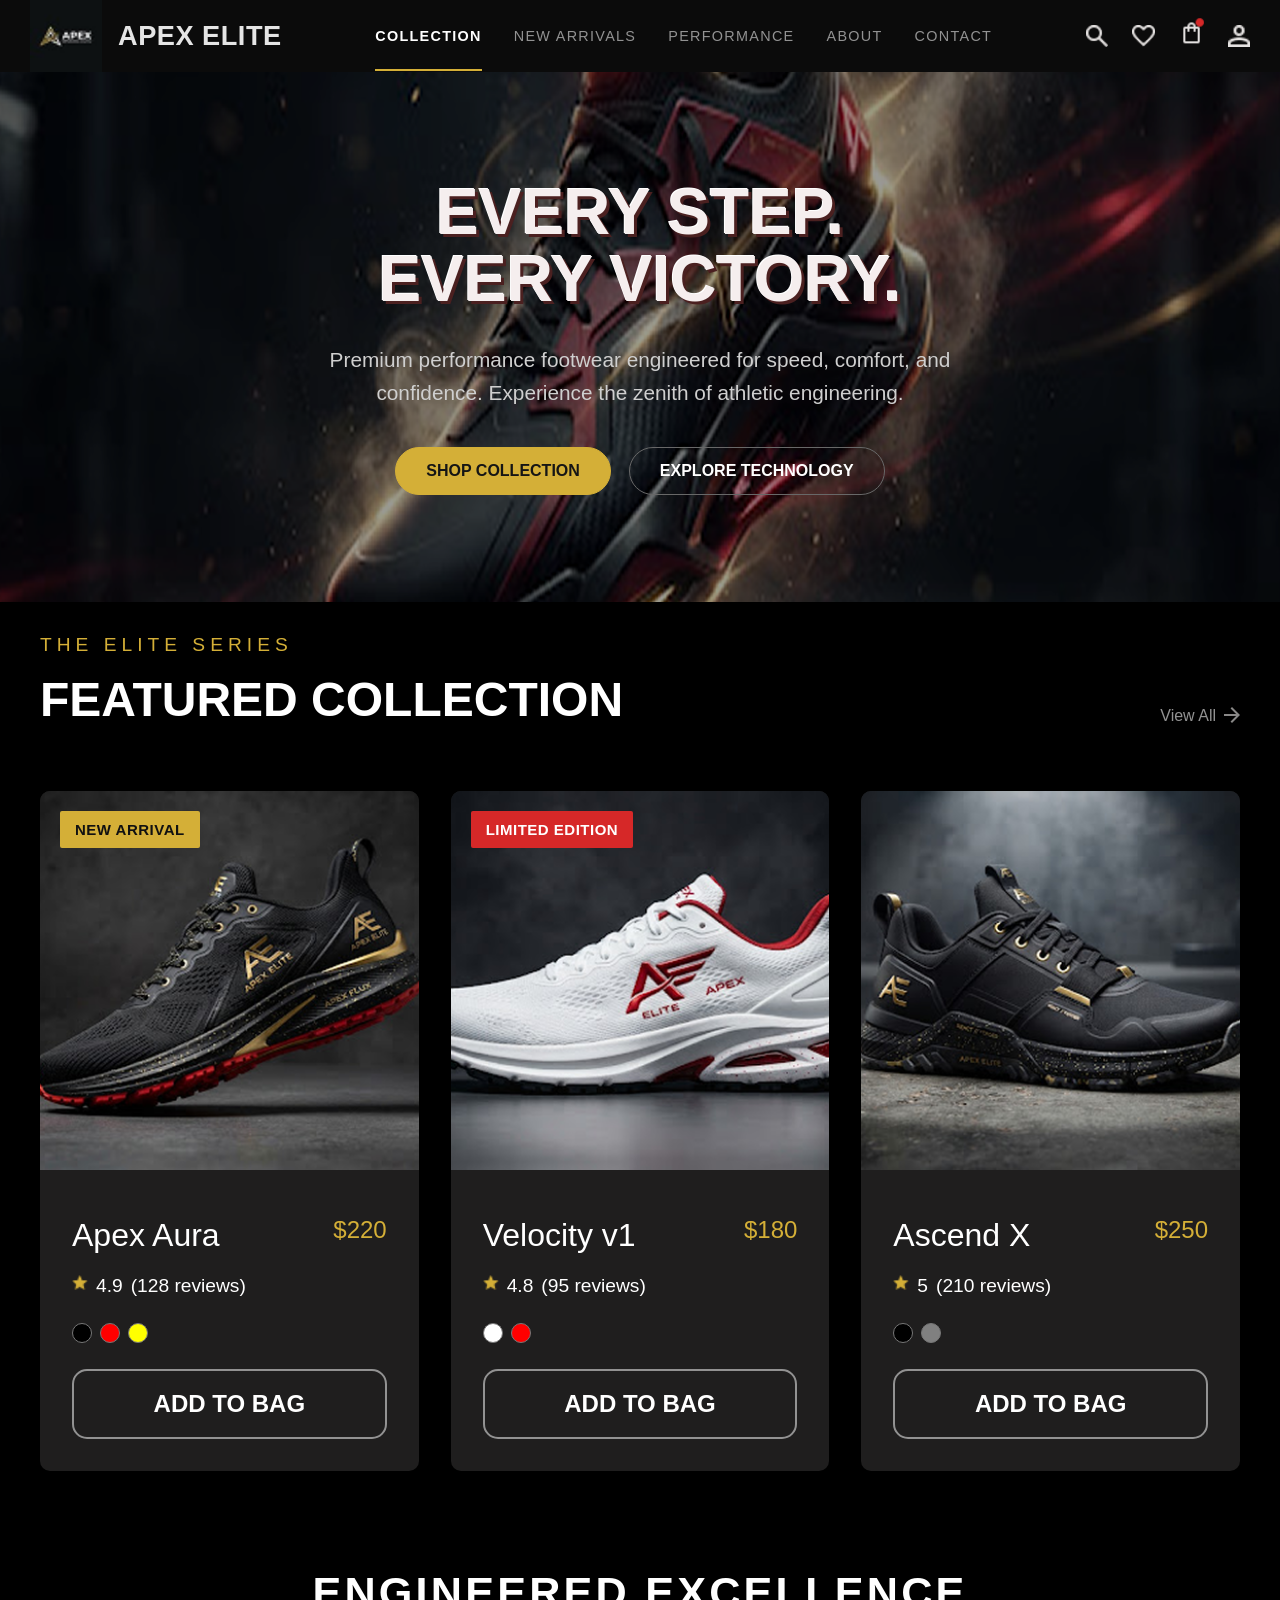
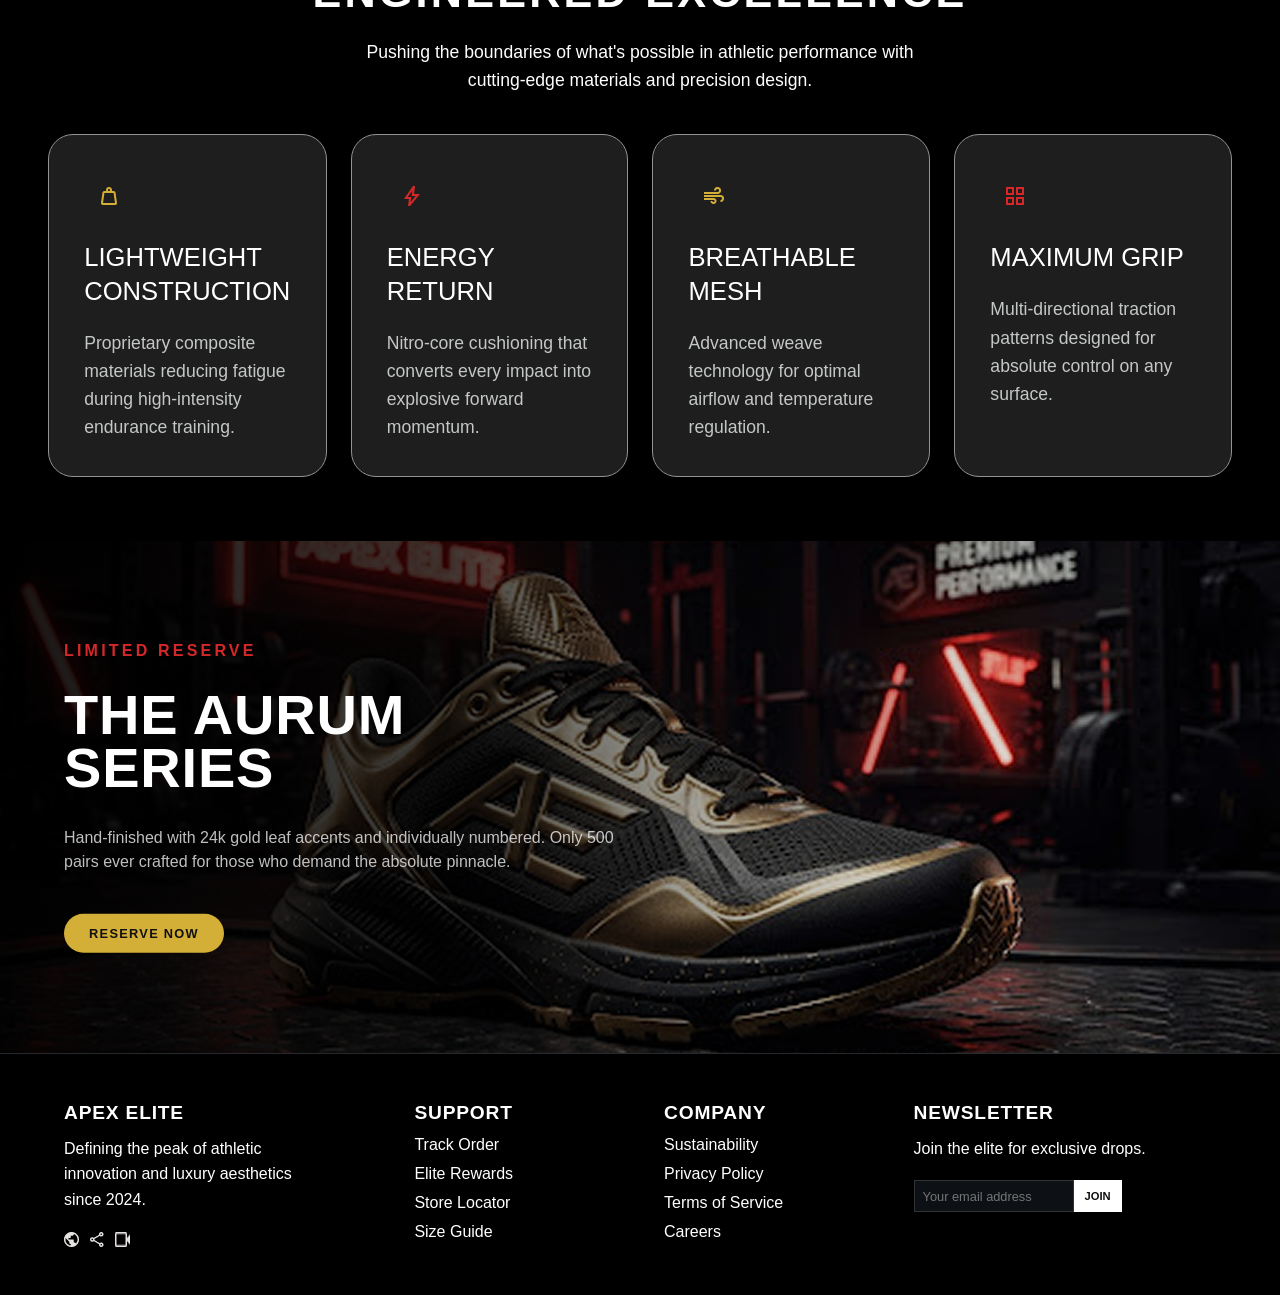
<file: index.html>
<!DOCTYPE html>
<html lang="en">

<head>
    <meta charset="UTF-8">
    <meta name="viewport" content="width=device-width, initial-scale=1.0">
    <title>Apex Elite</title>
    <link rel="stylesheet" href="./css/pages/home.css">
</head>

<body>
    <div id="navbar"></div>

    <main id="app">

        <div id="hero"></div>

        <div id="featured"></div>
        
        <div id="excellence"></div>

        <div id="aurum"></div>

        <div id="performance"></div>

    </main>

    <div id="footer"></div>

    <script type="module" src="./js/pages/home.js"></script>
</body>

</html>
</file>
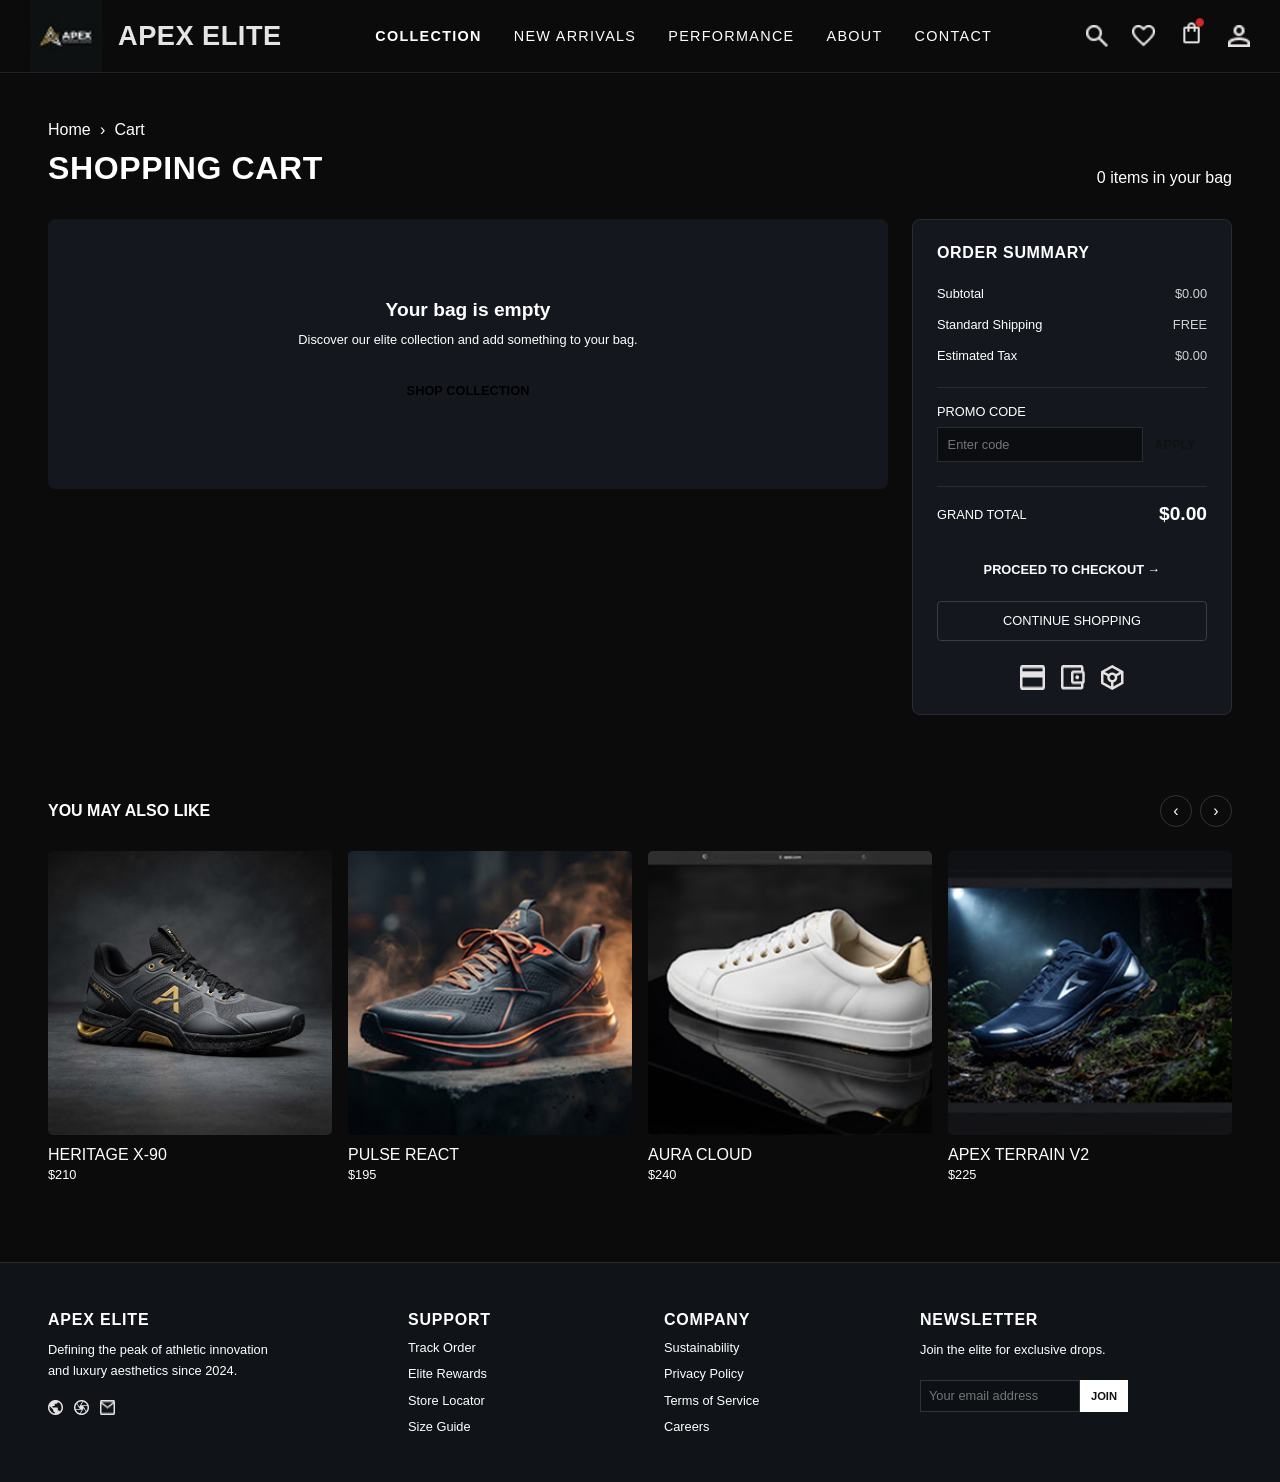
<file: pages/cartpage/cart.html>
<!DOCTYPE html>
<html lang="en">

<head>
    <meta charset="UTF-8">
    <meta name="viewport" content="width=device-width, initial-scale=1.0">

    <title>Shopping Cart | Apex Elite</title>

    <link rel="stylesheet" href="../../css/pages/cart.css">
</head>

<body>

    <!-- <header>
        <div class="home-logo">
            <h1>APEX ELITE</h1>
        </div>

        <ul class="nav-options">
            <li class="active">Performance</li>
            <li>Limited</li>
            <li>Technology</li>
            <li>Heritage</li>
        </ul>

        <div class="nav-actions">

            <div class="action-icon">
                <img src="../../assets/icons/search.png" alt="search">
            </div>

            <div class="action-icon">
                <img src="../../assets/icons/favourites.png" alt="favourites">
            </div>

            <div class="action-icon cart-icon">
                <img src="../../assets/icons/cart-shop.png" alt="cart">
                <span id="cart-count">1</span>
            </div>

            <div class="action-icon">
                <img src="../../assets/icons/profile.png" alt="profile">
            </div>

        </div>

    </header> -->


    <header>
        <div class="home-logo">
            <img src="../../assets/APEX ELITE.png" alt="logo">
            <h1>APEX ELITE</h1>
        </div>

        <ul class="nav-options">
            <li class="active">COLLECTION</li>
            <li>NEW ARRIVALS</li>
            <li>PERFORMANCE</li>
            <li>ABOUT</li>
            <li>CONTACT</li>
        </ul>

        <div class="nav-actions">

            <div class="action-icon">
                <img src="../../assets/icons/search.png" alt="search">
            </div>

            <div class="action-icon">
                <img src="../../assets/icons/favourites.png" alt="favourites">
            </div>

            <div class="action-icon cart-icon">
                <a href="../../pages/cartpage/cart.html">
                    <img src="../../assets/icons/cart-home.png" alt="cart">
                </a>
            </div>

            <div class="action-icon">
                <img src="../../assets/icons/profile.png" alt="profile">
            </div>

            <div class="menu-icon" id="menuIcon">
                <span></span>
                <span></span>
                <span></span>
            </div>

        </div>
    </header>


    <main class="cart-page">

        <div class="cart-heading">

            <div>
                <p class="breadcrumb">
                    Home <span>›</span> Cart
                </p>

                <h1>SHOPPING CART</h1>
            </div>

            <p id="cart-item-count">
                0 items in your bag
            </p>

        </div>

        <div class="cart-layout">

            <section class="cart-items-section">

                <div id="cart-items">

                </div>

            </section>

            <aside class="order-summary">

                <h2>ORDER SUMMARY</h2>

                <div class="summary-row">

                    <span>Subtotal</span>

                    <span id="subtotal">
                        $0.00
                    </span>

                </div>


                <div class="summary-row">

                    <span>Standard Shipping</span>

                    <span>
                        FREE
                    </span>

                </div>


                <div class="summary-row">

                    <span>Estimated Tax</span>

                    <span id="tax">
                        $0.00
                    </span>

                </div>


                <div class="promo-section">

                    <p>PROMO CODE</p>

                    <div class="promo-input">

                        <input type="text" placeholder="Enter code" id="promo-code">

                        <button id="apply-promo">
                            APPLY
                        </button>

                    </div>

                </div>


                <div class="grand-total">

                    <span>
                        GRAND TOTAL
                    </span>

                    <strong id="grand-total">
                        $0.00
                    </strong>

                </div>


                <button class="checkout-button">
                    PROCEED TO CHECKOUT →
                </button>


                <button class="continue-button" id="continue-shopping">
                    CONTINUE SHOPPING
                </button>


                <div class="payment-icons">

                    <img src="../../assets/icons/check-1.png" alt="check-1">
                    <img src="../../assets/icons/check-2.png" alt="check-2">
                    <img src="../../assets/icons/check-3.png" alt="check-3">

                </div>

            </aside>

        </div>

        <section class="recommendations">

            <div class="recommendation-heading">

                <h2>YOU MAY ALSO LIKE</h2>

                <div class="recommendation-arrows">
                    <button>‹</button>
                    <button>›</button>
                </div>

            </div>


            <div class="recommendation-products" id="recommendation-products">

            </div>

        </section>

    </main>

    <footer class="footer">

        <div class="footer-column">

            <h3>APEX ELITE</h3>

            <p>
                Defining the peak of athletic
                innovation and luxury aesthetics
                since 2024.
            </p>

            <div class="social-icons">
                <img src="../../assets/icons/nav-home-1.png" alt="nav">
                <img src="../../assets/icons/nav-shop-2.png" alt="nav">
                <img src="../../assets/icons/nav-shop-3.png" alt="nav">
            </div>

        </div>


        <div class="footer-column">

            <h3>SUPPORT</h3>

            <a href="#">Track Order</a>
            <a href="#">Elite Rewards</a>
            <a href="#">Store Locator</a>
            <a href="#">Size Guide</a>

        </div>


        <div class="footer-column">

            <h3>COMPANY</h3>

            <a href="#">Sustainability</a>
            <a href="#">Privacy Policy</a>
            <a href="#">Terms of Service</a>
            <a href="#">Careers</a>

        </div>


        <div class="footer-column">

            <h3>NEWSLETTER</h3>

            <p>
                Join the elite for exclusive drops.
            </p>

            <div class="newsletter">

                <input type="email" placeholder="Your email address">

                <button>
                    JOIN
                </button>

            </div>

        </div>

    </footer>


    <script type="module" src="../../js/pages/cart.js"></script>

</body>

</html>
</file>
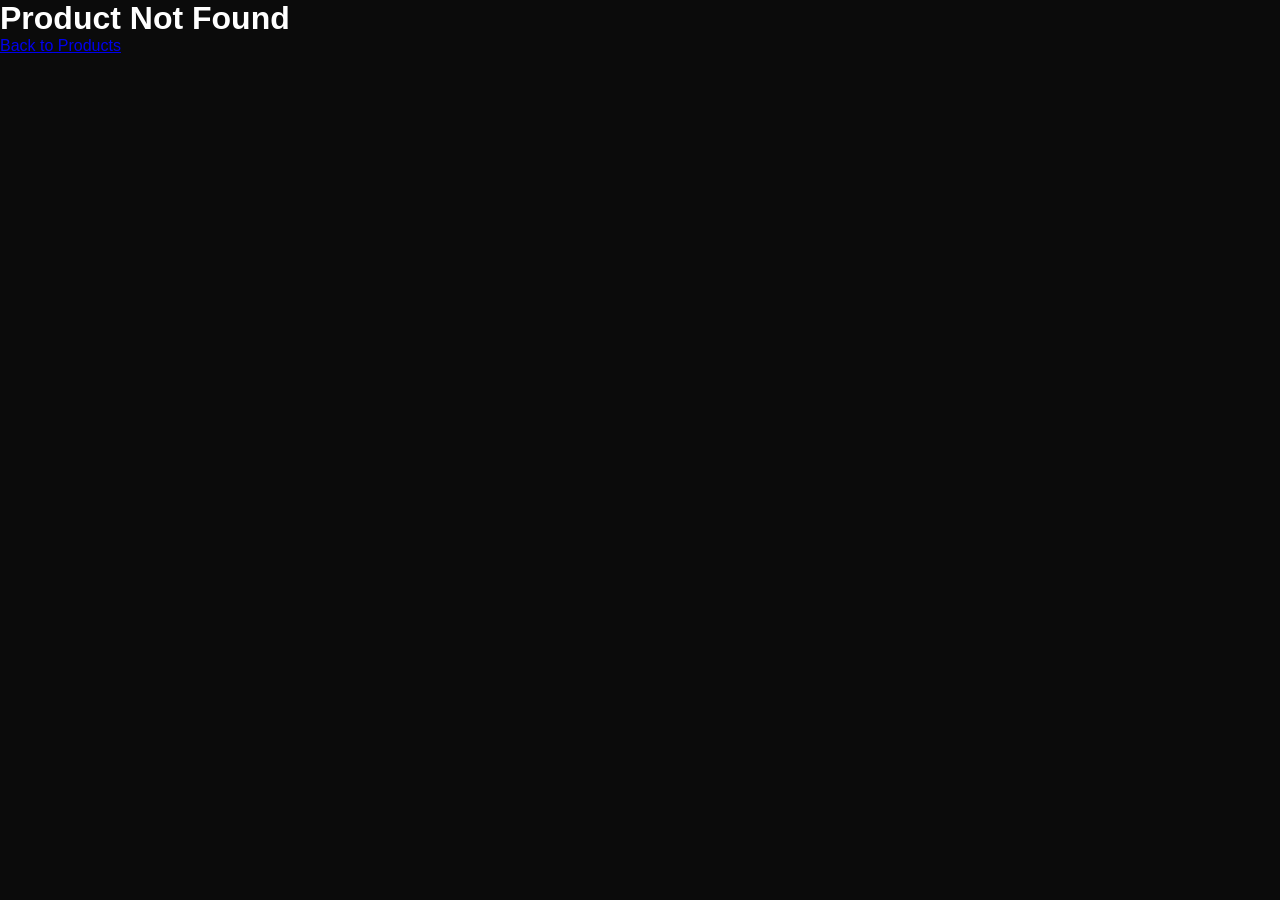
<file: pages/product/product.html>
<!DOCTYPE html>
<html lang="en">

<head>
    <meta charset="UTF-8">
    <meta name="viewport" content="width=device-width, initial-scale=1.0">

    <title>Product</title>

    <link rel="stylesheet" href="../../css/pages/product.css">
</head>

<body>


    <header>
        <div class="home-logo">
            <img src="../../assets/APEX ELITE.png" alt="logo">
            <h1>APEX ELITE</h1>
        </div>

        <ul class="nav-options">
            <li class="active">COLLECTION</li>
            <li>NEW ARRIVALS</li>
            <li>PERFORMANCE</li>
            <li>ABOUT</li>
            <li>CONTACT</li>
        </ul>

        <div class="nav-actions">

            <div class="action-icon">
                <img src="../../assets/icons/search.png" alt="search">
            </div>

            <div class="action-icon">
                <img src="../../assets/icons/favourites.png" alt="favourites">
            </div>

            <div class="action-icon cart-icon">
                <a href="../../pages/cartpage/cart.html">
                    <img src="../../assets/icons/cart-home.png" alt="cart">
                </a>
            </div>

            <div class="action-icon">
                <img src="../../assets/icons/profile.png" alt="profile">
            </div>

            <div class="menu-icon" id="menuIcon">
                <span></span>
                <span></span>
                <span></span>
            </div>

        </div>
    </header>

    <div class="product-detail">

        <div class="product-image">
            <img id="product-image" src="" alt="">
        </div>

        <div class="product-info">
            <p id="product-category">PRO TRAIL SERIES</p>
            <h1 id="product-name"></h1>
            <h2 id="product-price"></h2>
            <p id="product-description"></p>

            <div class="size-header">
                <p>SELECT SIZE (US MEN'S)</p>
                <p id="size-guide">SIZE GUIDE</p>
            </div>

            <div id="product-sizes" class="product-sizes"></div>

            <button id="add-to-bag" class="add-button">
                ADD TO BAG
            </button>

            <button class="store-button">
                FIND IN STORE
            </button>

            <div class="product-features">

                <div>
                    <p class="subhead-category">CUSHION</p>
                    <span id="product-cushion">FIRM / RESPONSIVE</span>
                </div>

                <div>
                    <p class="subhead-category">SURFACE</p>
                    <span id="product-surface">ALL-TERRAIN</span>
                </div>

                <div>
                    <p class="subhead-category">DROP</p>
                    <span id="product-drop">6MM</span>
                </div>

            </div>

        </div>

    </div>


    <script type="module" src="../../js/pages/product.js"></script>

</body>

</html>
</file>
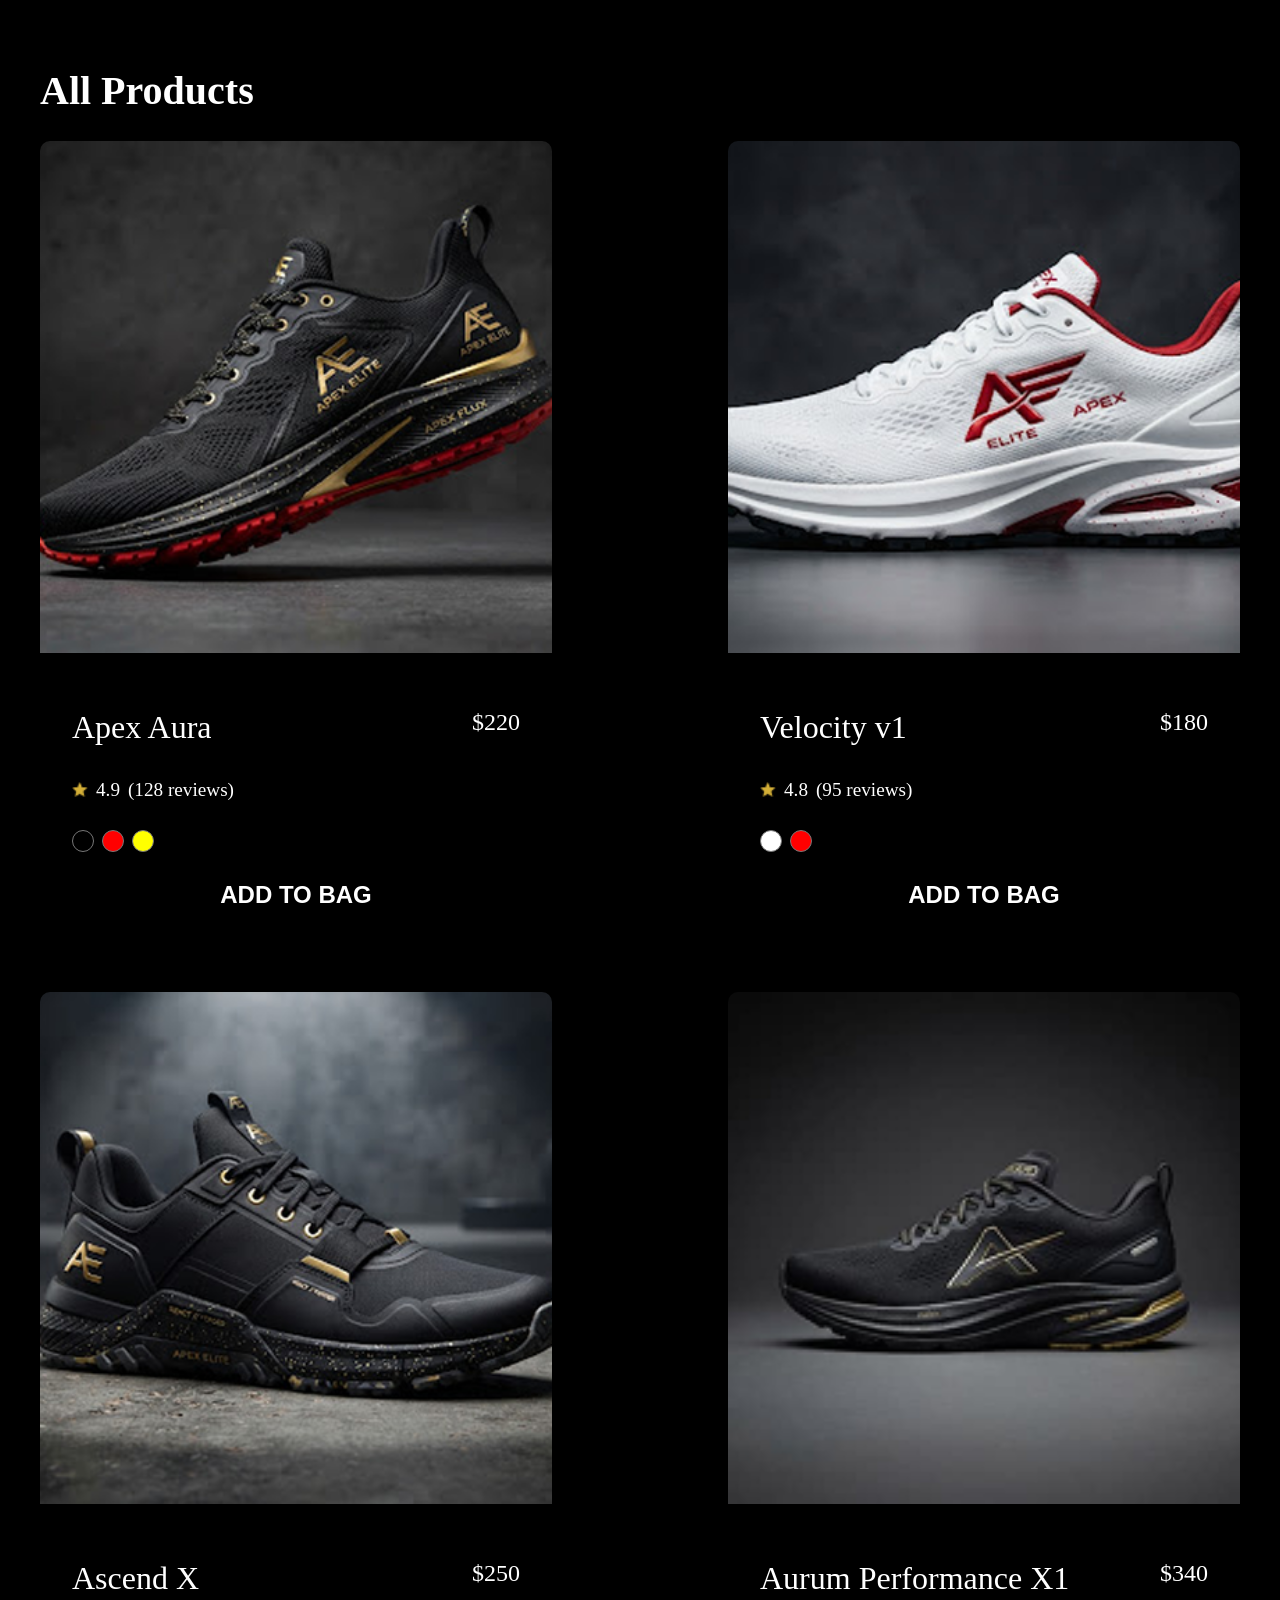
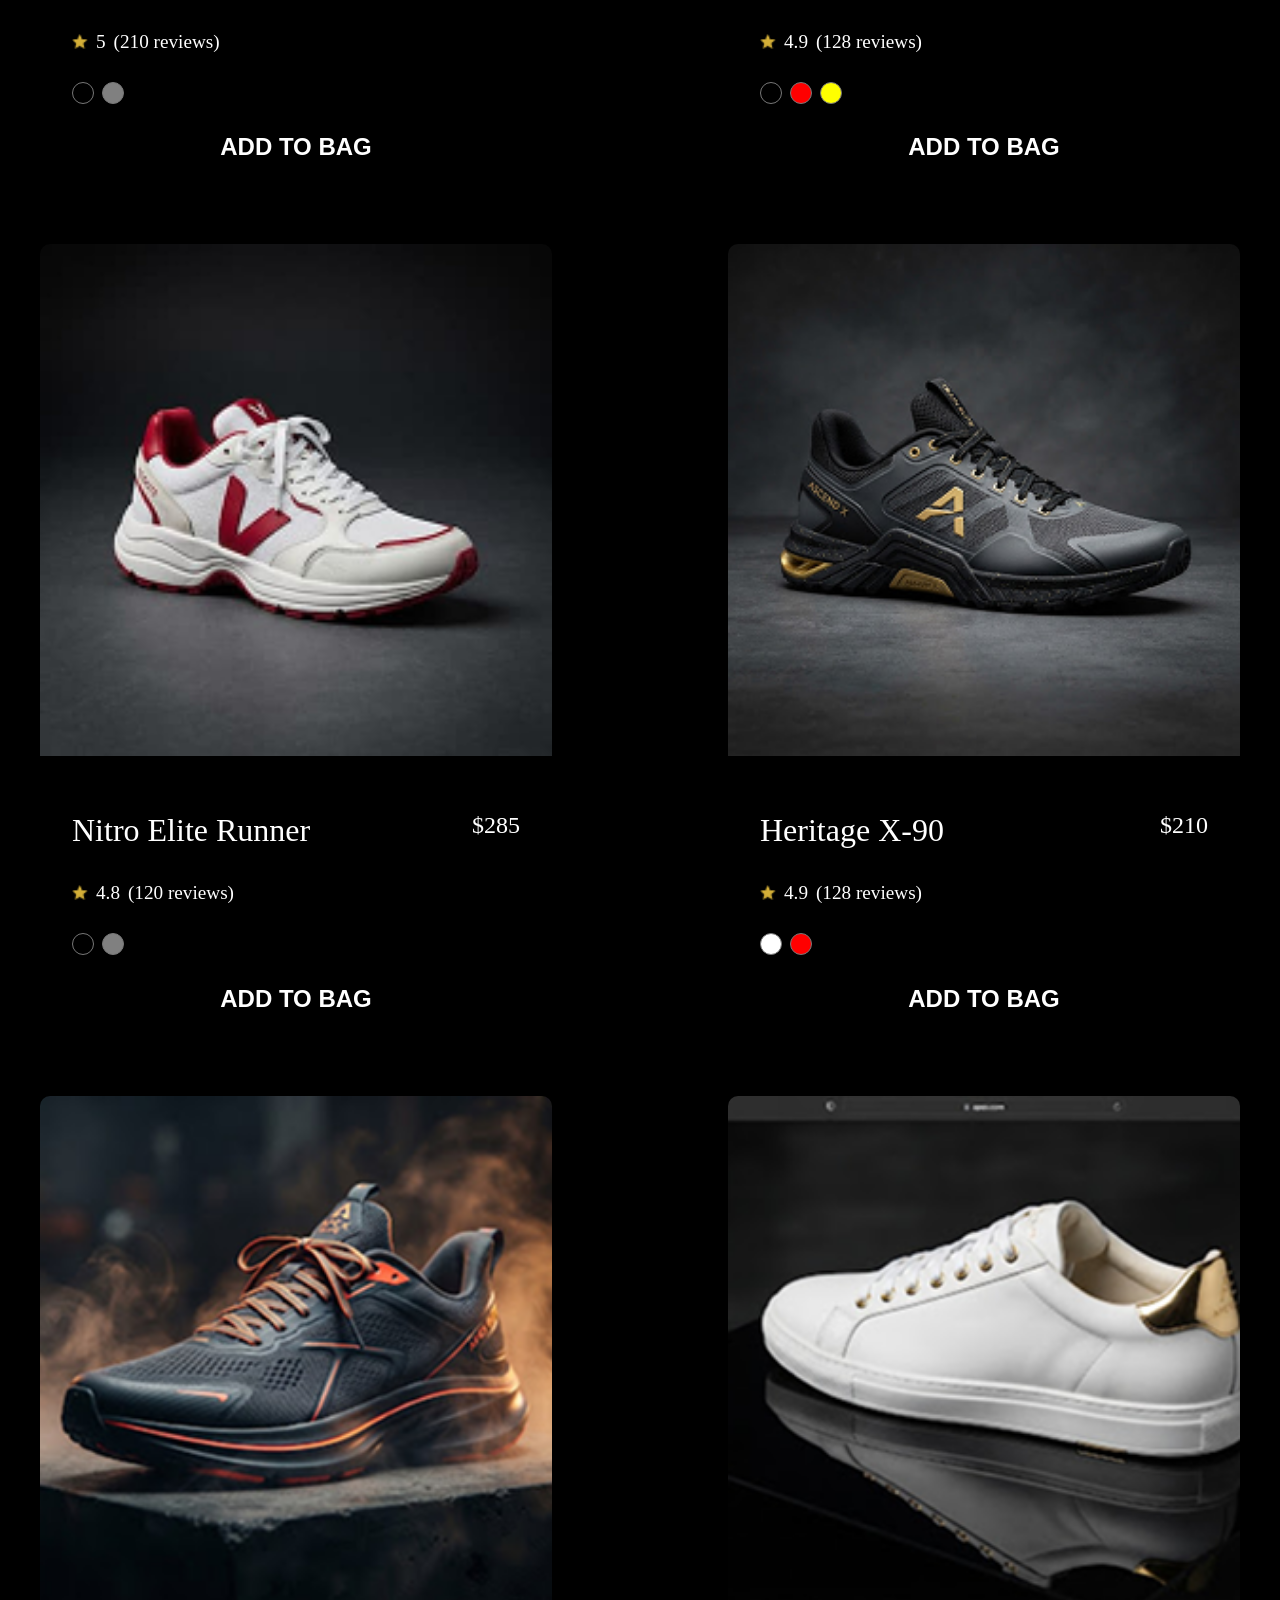
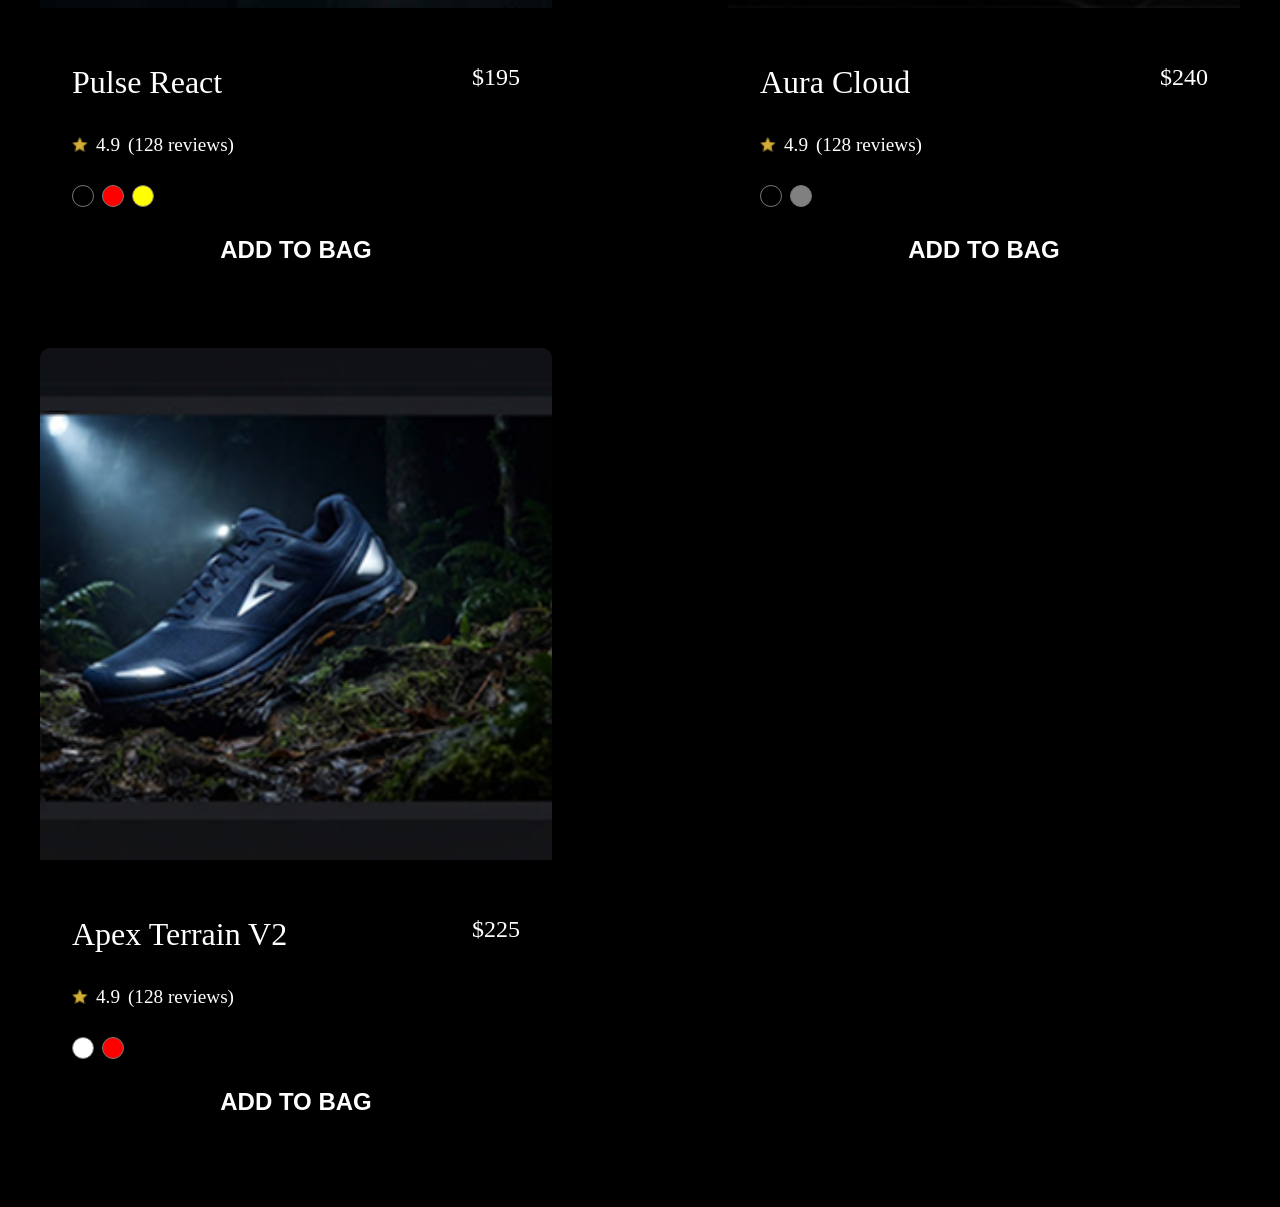
<file: pages/viewall/viewall.html>
<!DOCTYPE html>
<html lang="en">

<head>
    <meta charset="UTF-8">
    <meta name="viewport" content="width=device-width, initial-scale=1.0">

    <title>View All</title>

    <link rel="stylesheet" href="../../css/pages/viewall.css">
</head>

<body>

    <div class="view-all">
        <h1 class="head-view">All Products</h1>

        <div class="products-all"></div>
    </div>


    <script type="module" src="../../js/pages/viewall.js"></script>

</body>

</html>
</file>
<file: css/pages/home.css>
@import "../homepage/home.css";
@import "../homepage/navbar.css";
@import "../homepage/hero.css";
@import "../homepage/featured.css";
@import "../homepage/excellence.css";
@import "../homepage/aurum.css";
@import "../homepage/performance.css";
@import "../homepage/footer.css";
</file>
<file: css/pages/cart.css>
@import "../cartpage/cart.css";
</file>
<file: css/pages/product.css>
@import "../product/product.css";
</file>
<file: css/pages/viewall.css>
@import "../viewall/viewall.css";
</file>
